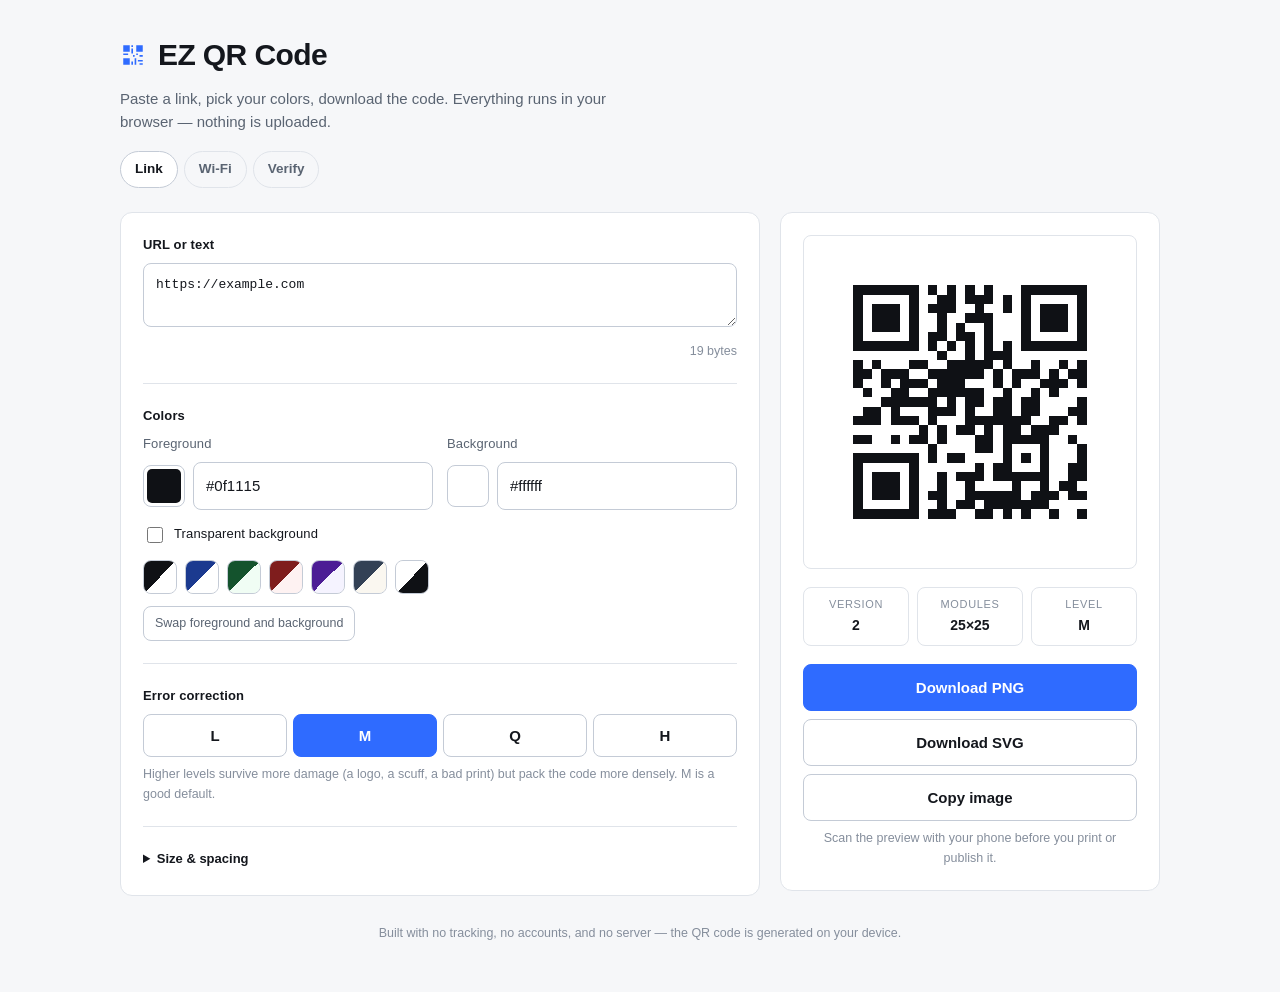
<file: public/index.html>
<!DOCTYPE html>
<html lang="en">
  <head>
    <meta charset="utf-8" />
    <meta name="viewport" content="width=device-width, initial-scale=1" />
    <title>EZ QR Code — free custom-color QR code generator</title>
    <meta
      name="description"
      content="Paste a URL, pick your colors with a hex code, and download a QR code as PNG or SVG. Free, no sign-up, works offline."
    />
    <meta name="color-scheme" content="dark light" />
    <link rel="stylesheet" href="styles.css" />
    <link
      rel="icon"
      href="data:image/svg+xml,%3Csvg xmlns='http://www.w3.org/2000/svg' viewBox='0 0 16 16'%3E%3Crect width='16' height='16' fill='%230f1115'/%3E%3Cpath fill='%23fff' d='M2 2h4v4H2zM10 2h4v4h-4zM2 10h4v4H2zM7 2h1v1H7zM7 4h1v3H7zM2 7h3v1H2zM8 8h1v1H8zM10 7h1v1h-1zM12 8h2v1h-2zM7 12h1v2H7zM9 10h1v4H9zM11 11h3v1h-3zM12 13h2v1h-2z'/%3E%3C/svg%3E"
    />
  </head>
  <body>
    <div class="app">
      <header class="masthead">
        <h1>
          <span class="mark" aria-hidden="true"></span>
          EZ QR Code
        </h1>
        <p class="tagline">
          Paste a link, pick your colors, download the code. Everything runs in
          your browser — nothing is uploaded.
        </p>
        <nav class="tabs" aria-label="QR code type">
          <a href="/" aria-current="page">Link</a>
          <a href="/wifi/">Wi-Fi</a>
          <a href="/verify/">Verify</a>
        </nav>
      </header>

      <main class="layout">
        <section class="panel controls" id="qr-controls" aria-label="QR code settings">
          <div class="field">
            <label for="content">URL or text</label>
            <textarea
              id="content"
              rows="2"
              spellcheck="false"
              autocapitalize="off"
              autocorrect="off"
              placeholder="https://example.com"
            >https://example.com</textarea>
            <div class="row-between">
              <p class="hint" id="content-hint"></p>
              <p class="hint counter" id="content-counter"></p>
            </div>
            <button type="button" class="ghost-btn hidden" id="add-scheme">
              Add https:// for me
            </button>
          </div>
          <!-- Colors, error correction and sizing are injected here by qr-ui.js -->
        </section>

        <section class="panel preview" id="qr-preview" aria-label="QR code preview"></section>
      </main>

      <footer class="footer">
        <p>
          Built with no tracking, no accounts, and no server — the QR code is
          generated on your device.
        </p>
      </footer>
    </div>

    <script src="qr.js"></script>
    <script src="qr-ui.js"></script>
    <script src="link.js"></script>
  </body>
</html>
</file>
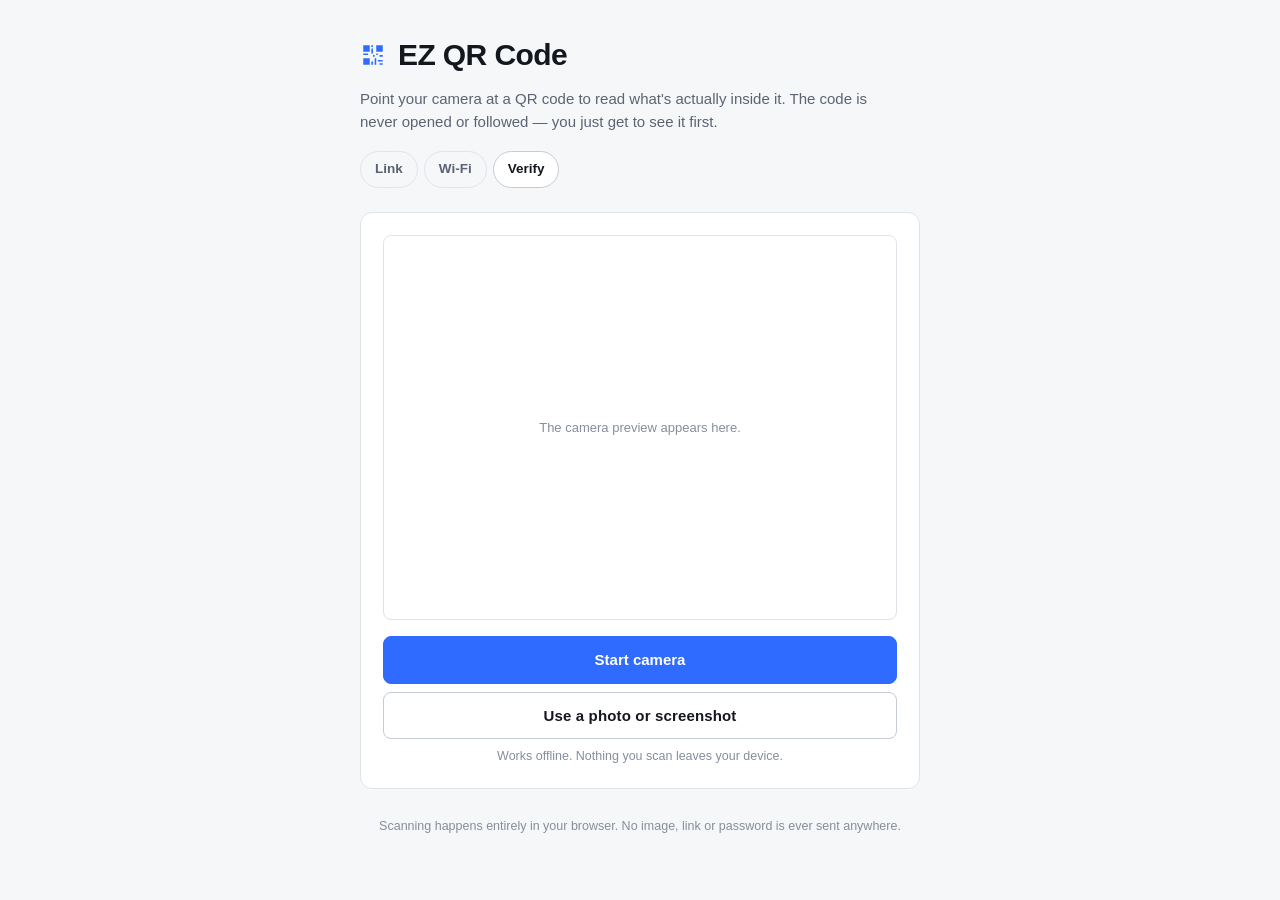
<file: public/verify/index.html>
<!DOCTYPE html>
<html lang="en">
  <head>
    <meta charset="utf-8" />
    <meta name="viewport" content="width=device-width, initial-scale=1" />
    <title>Verify a QR Code — EZ QR Code</title>
    <meta
      name="description"
      content="Scan a QR code with your camera to see exactly what it contains, without opening it. Checks links for misleading addresses. Nothing is uploaded."
    />
    <meta name="color-scheme" content="dark light" />
    <link rel="stylesheet" href="../styles.css" />
    <link
      rel="icon"
      href="data:image/svg+xml,%3Csvg xmlns='http://www.w3.org/2000/svg' viewBox='0 0 16 16'%3E%3Crect width='16' height='16' fill='%230f1115'/%3E%3Cpath fill='%23fff' d='M2 2h4v4H2zM10 2h4v4h-4zM2 10h4v4H2zM7 2h1v1H7zM7 4h1v3H7zM2 7h3v1H2zM8 8h1v1H8zM10 7h1v1h-1zM12 8h2v1h-2zM7 12h1v2H7zM9 10h1v4H9zM11 11h3v1h-3zM12 13h2v1h-2z'/%3E%3C/svg%3E"
    />
  </head>
  <body>
    <div class="app app-narrow">
      <header class="masthead">
        <h1>
          <span class="mark" aria-hidden="true"></span>
          EZ QR Code
        </h1>
        <p class="tagline">
          Point your camera at a QR code to read what's actually inside it. The
          code is never opened or followed — you just get to see it first.
        </p>
        <nav class="tabs" aria-label="QR code type">
          <a href="/">Link</a>
          <a href="/wifi/">Wi-Fi</a>
          <a href="/verify/" aria-current="page">Verify</a>
        </nav>
      </header>

      <main>
        <section class="panel" aria-label="Scanner">
          <div class="scanner" id="scanner">
            <video id="video" playsinline muted autoplay></video>
            <div class="scanner-frame" aria-hidden="true"></div>
            <p class="scanner-idle" id="scanner-idle">
              The camera preview appears here.
            </p>
          </div>

          <div class="scan-actions">
            <button type="button" class="primary-btn" id="start">
              Start camera
            </button>
            <button type="button" class="secondary-btn hidden" id="stop">
              Stop camera
            </button>
            <label class="secondary-btn file-btn" for="file">
              Use a photo or screenshot
              <input type="file" id="file" accept="image/*" hidden />
            </label>
          </div>

          <p class="hint center" id="scan-status" role="status">
            Works offline. Nothing you scan leaves your device.
          </p>
          <p class="error-box hidden" id="scan-error" role="alert"></p>
        </section>

        <section class="panel result hidden" id="result" aria-label="Scan result" tabindex="-1">
          <div class="result-head">
            <span class="badge" id="result-type">Link</span>
            <button type="button" class="link-btn" id="scan-again">Scan another</button>
          </div>

          <dl class="details" id="details"></dl>

          <div class="field-block">
            <span class="sub-label">Exactly what the code contains</span>
            <code class="payload-raw" id="raw"></code>
          </div>

          <div class="warnings" id="warnings"></div>

          <div class="chain hidden" id="chain" aria-live="polite"></div>

          <div class="result-actions">
            <button type="button" class="primary-btn hidden" id="resolve">
              Resolve redirects
            </button>
            <button type="button" class="secondary-btn" id="copy">Copy value</button>
            <button type="button" class="secondary-btn hidden" id="copy-curl">
              Copy as curl
            </button>
            <a class="secondary-btn hidden" id="open" target="_blank" rel="noopener noreferrer nofollow">Open link</a>
          </div>
          <p class="hint center hidden" id="curl-hint">
            Paste the curl command into a terminal to follow every redirect and
            see where the link really ends up. It runs on your machine — this
            page still contacts nothing.
          </p>
          <code class="payload-raw hidden" id="curl-command"></code>
          <p class="hint center" id="copy-status" role="status"></p>
        </section>
      </main>

      <footer class="footer">
        <p>
          Scanning happens entirely in your browser. No image, link or password
          is ever sent anywhere.
        </p>
      </footer>
    </div>

    <script src="../qr.js"></script>
    <script src="../qr-decode.js"></script>
    <script src="verify.js"></script>
  </body>
</html>
</file>
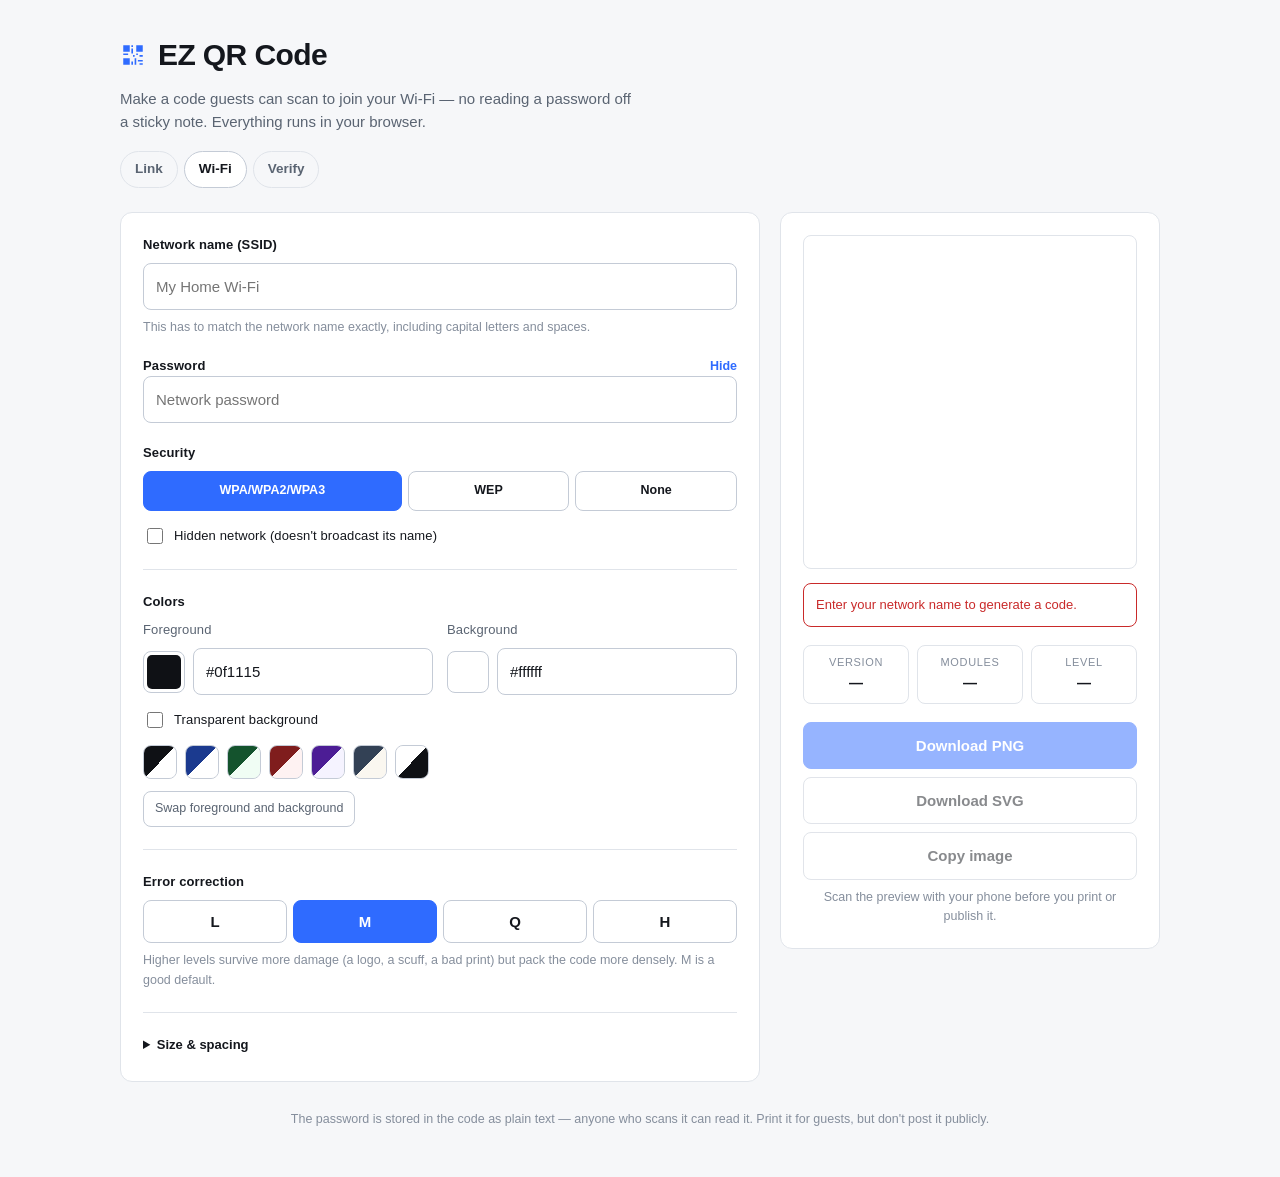
<file: public/wifi/index.html>
<!DOCTYPE html>
<html lang="en">
  <head>
    <meta charset="utf-8" />
    <meta name="viewport" content="width=device-width, initial-scale=1" />
    <title>Wi-Fi QR Code — EZ QR Code</title>
    <meta
      name="description"
      content="Enter a Wi-Fi network name and password to create a QR code guests can scan to join. Custom colors, PNG and SVG download, nothing uploaded."
    />
    <meta name="color-scheme" content="dark light" />
    <link rel="stylesheet" href="../styles.css" />
    <link
      rel="icon"
      href="data:image/svg+xml,%3Csvg xmlns='http://www.w3.org/2000/svg' viewBox='0 0 16 16'%3E%3Crect width='16' height='16' fill='%230f1115'/%3E%3Cpath fill='%23fff' d='M2 2h4v4H2zM10 2h4v4h-4zM2 10h4v4H2zM7 2h1v1H7zM7 4h1v3H7zM2 7h3v1H2zM8 8h1v1H8zM10 7h1v1h-1zM12 8h2v1h-2zM7 12h1v2H7zM9 10h1v4H9zM11 11h3v1h-3zM12 13h2v1h-2z'/%3E%3C/svg%3E"
    />
  </head>
  <body>
    <div class="app">
      <header class="masthead">
        <h1>
          <span class="mark" aria-hidden="true"></span>
          EZ QR Code
        </h1>
        <p class="tagline">
          Make a code guests can scan to join your Wi-Fi — no reading a password
          off a sticky note. Everything runs in your browser.
        </p>
        <nav class="tabs" aria-label="QR code type">
          <a href="/">Link</a>
          <a href="/wifi/" aria-current="page">Wi-Fi</a>
          <a href="/verify/">Verify</a>
        </nav>
      </header>

      <main class="layout">
        <section class="panel controls" id="qr-controls" aria-label="Wi-Fi settings">
          <div class="field">
            <label for="ssid">Network name (SSID)</label>
            <input
              type="text"
              id="ssid"
              spellcheck="false"
              autocapitalize="off"
              autocorrect="off"
              placeholder="My Home Wi-Fi"
            />
            <p class="hint">
              This has to match the network name exactly, including capital
              letters and spaces.
            </p>

            <div class="row-between label-row">
              <label for="password">Password</label>
              <button type="button" class="link-btn" id="toggle-password">
                Hide
              </button>
            </div>
            <input
              type="text"
              id="password"
              spellcheck="false"
              autocapitalize="off"
              autocorrect="off"
              placeholder="Network password"
            />

            <span class="label spaced" id="security-label">Security</span>
            <div
              class="segmented segmented-wide"
              role="radiogroup"
              aria-labelledby="security-label"
              id="security"
            >
              <button type="button" role="radio" data-security="WPA" aria-checked="true" class="active">
                WPA/WPA2/WPA3
              </button>
              <button type="button" role="radio" data-security="WEP" aria-checked="false">
                WEP
              </button>
              <button type="button" role="radio" data-security="nopass" aria-checked="false">
                None
              </button>
            </div>

            <label class="checkbox">
              <input type="checkbox" id="hidden-network" />
              <span>Hidden network (doesn't broadcast its name)</span>
            </label>

            <p class="notice hidden" id="wifi-notice" role="status"></p>

            <div class="payload" id="payload-row">
              <span class="sub-label">Encoded as</span>
              <code id="payload"></code>
            </div>
          </div>
          <!-- Colors, error correction and sizing are injected here by qr-ui.js -->
        </section>

        <section class="panel preview" id="qr-preview" aria-label="QR code preview"></section>
      </main>

      <footer class="footer">
        <p>
          The password is stored in the code as plain text — anyone who scans it
          can read it. Print it for guests, but don't post it publicly.
        </p>
      </footer>
    </div>

    <script src="../qr.js"></script>
    <script src="../qr-ui.js"></script>
    <script src="wifi.js"></script>
  </body>
</html>
</file>
<file: public/styles.css>
:root {
  --bg: #0b0d11;
  --bg-elevated: #14171d;
  --bg-input: #0f1218;
  --border: #262b34;
  --border-strong: #39404c;
  --text: #e8ecf2;
  --text-muted: #9aa4b2;
  --text-faint: #6b7482;
  --accent: #5b8cff;
  --accent-hover: #7aa2ff;
  --accent-contrast: #071022;
  --danger: #ff6b6b;
  --warning: #ffc75a;
  --radius: 12px;
  --radius-sm: 8px;
}

@media (prefers-color-scheme: light) {
  :root {
    --bg: #f6f7f9;
    --bg-elevated: #ffffff;
    --bg-input: #ffffff;
    --border: #e0e4ea;
    --border-strong: #c4cbd6;
    --text: #14171d;
    --text-muted: #5a6472;
    --text-faint: #858e9c;
    --accent: #2f6bff;
    --accent-hover: #1d57e8;
    --accent-contrast: #ffffff;
    --danger: #c92a2a;
    --warning: #9a6700;
  }
}

* {
  box-sizing: border-box;
}

html {
  -webkit-text-size-adjust: 100%;
}

body {
  margin: 0;
  padding: 32px 20px 48px;
  background: var(--bg);
  color: var(--text);
  font: 15px/1.55 ui-sans-serif, -apple-system, BlinkMacSystemFont, "Segoe UI",
    Roboto, Helvetica, Arial, sans-serif;
  -webkit-font-smoothing: antialiased;
}

.app {
  max-width: 1040px;
  margin: 0 auto;
}

/* ------------------------------ Masthead ------------------------------ */

.masthead h1 {
  display: flex;
  align-items: center;
  gap: 12px;
  margin: 0 0 8px;
  font-size: 30px;
  letter-spacing: -0.02em;
}

.mark {
  width: 26px;
  height: 26px;
  flex: none;
  border-radius: 6px;
  background-color: var(--accent);
  -webkit-mask: var(--mark-svg) center / contain no-repeat;
  mask: var(--mark-svg) center / contain no-repeat;
  --mark-svg: url("data:image/svg+xml,%3Csvg xmlns='http://www.w3.org/2000/svg' viewBox='0 0 16 16'%3E%3Cpath d='M2 2h4v4H2zM10 2h4v4h-4zM2 10h4v4H2zM7 2h1v1H7zM7 4h1v3H7zM2 7h3v1H2zM8 8h1v1H8zM10 7h1v1h-1zM12 8h2v1h-2zM7 12h1v2H7zM9 10h1v4H9zM11 11h3v1h-3zM12 13h2v1h-2z'/%3E%3C/svg%3E");
}

.tagline {
  margin: 0 0 18px;
  max-width: 62ch;
  color: var(--text-muted);
}

/* ------------------------------ Page tabs ------------------------------ */

.tabs {
  display: flex;
  gap: 6px;
  margin-bottom: 24px;
}

.tabs a {
  padding: 7px 14px;
  border: 1px solid var(--border);
  border-radius: 999px;
  font-size: 13.5px;
  font-weight: 600;
  color: var(--text-muted);
  text-decoration: none;
}

.tabs a:hover {
  border-color: var(--accent);
  color: var(--text);
}

.tabs a[aria-current="page"] {
  background: var(--bg-elevated);
  border-color: var(--border-strong);
  color: var(--text);
}

/* ------------------------------ Layout ------------------------------ */

.layout {
  display: grid;
  grid-template-columns: minmax(0, 1fr) minmax(0, 380px);
  gap: 20px;
  align-items: start;
}

@media (max-width: 860px) {
  .layout {
    grid-template-columns: minmax(0, 1fr);
  }
  .preview {
    order: -1;
  }
}

.panel {
  background: var(--bg-elevated);
  border: 1px solid var(--border);
  border-radius: var(--radius);
  padding: 22px;
}

.preview {
  position: sticky;
  top: 20px;
}

@media (max-width: 860px) {
  .preview {
    position: static;
  }
}

/* ------------------------------ Fields ------------------------------ */

.field {
  padding-bottom: 22px;
  margin-bottom: 22px;
  border-bottom: 1px solid var(--border);
}

.field:last-child {
  padding-bottom: 0;
  margin-bottom: 0;
  border-bottom: none;
}

label,
.label,
.sub-label {
  display: block;
  font-size: 13px;
  font-weight: 600;
  letter-spacing: 0.01em;
  margin-bottom: 8px;
}

.sub-label {
  color: var(--text-muted);
  font-weight: 500;
}

textarea,
input[type="text"],
input[type="password"] {
  width: 100%;
  padding: 11px 12px;
  background: var(--bg-input);
  border: 1px solid var(--border-strong);
  border-radius: var(--radius-sm);
  color: var(--text);
  font: inherit;
  resize: vertical;
}

textarea {
  font-family: ui-monospace, SFMono-Regular, Menlo, Consolas, monospace;
  font-size: 13px;
  min-height: 62px;
}

textarea:focus-visible,
input:focus-visible,
button:focus-visible,
summary:focus-visible {
  outline: 2px solid var(--accent);
  outline-offset: 2px;
}

.row-between {
  display: flex;
  justify-content: space-between;
  align-items: baseline;
  gap: 12px;
}

.label-row {
  margin-top: 18px;
}

.label-row label {
  margin-bottom: 0;
}

.label {
  display: block;
}

.label.spaced {
  margin-top: 20px;
}

.link-btn {
  padding: 0;
  background: none;
  border: none;
  font-size: 12.5px;
  font-weight: 600;
  color: var(--accent);
}

.link-btn:hover {
  text-decoration: underline;
}

.link-btn[disabled] {
  color: var(--text-faint);
  text-decoration: none;
}

.hint {
  margin: 8px 0 0;
  font-size: 12.5px;
  color: var(--text-faint);
}

.hint.center {
  text-align: center;
}

.counter {
  flex: none;
  font-variant-numeric: tabular-nums;
}

.error {
  margin: 6px 0 0;
  font-size: 12.5px;
  color: var(--danger);
}

.hidden {
  display: none !important;
}

/* ------------------------------ Colors ------------------------------ */

.color-grid {
  display: grid;
  grid-template-columns: 1fr 1fr;
  gap: 14px;
}

@media (max-width: 420px) {
  .color-grid {
    grid-template-columns: 1fr;
  }
}

.color-input {
  display: flex;
  align-items: center;
  gap: 8px;
}

input[type="color"] {
  width: 42px;
  height: 42px;
  flex: none;
  padding: 0;
  background: none;
  border: 1px solid var(--border-strong);
  border-radius: var(--radius-sm);
  cursor: pointer;
}

input[type="color"]::-webkit-color-swatch-wrapper {
  padding: 3px;
}

input[type="color"]::-webkit-color-swatch {
  border: none;
  border-radius: 5px;
}

input[type="color"]::-moz-color-swatch {
  border: none;
  border-radius: 5px;
}

.hex {
  font-family: ui-monospace, SFMono-Regular, Menlo, Consolas, monospace;
  font-size: 13px;
  text-transform: lowercase;
  min-width: 0;
}

.hex[aria-invalid="true"] {
  border-color: var(--danger);
}

.checkbox {
  display: flex;
  align-items: center;
  gap: 8px;
  margin: 14px 0 0;
  font-weight: 500;
  cursor: pointer;
}

.checkbox input {
  width: 16px;
  height: 16px;
  accent-color: var(--accent);
  cursor: pointer;
}

.presets {
  display: flex;
  flex-wrap: wrap;
  gap: 8px;
  margin-top: 14px;
}

.preset {
  width: 34px;
  height: 34px;
  padding: 0;
  border: 1px solid var(--border-strong);
  border-radius: var(--radius-sm);
  cursor: pointer;
  overflow: hidden;
  position: relative;
}

.preset::after {
  content: "";
  position: absolute;
  inset: 0;
  background: linear-gradient(
    135deg,
    var(--preset-fg) 0 50%,
    var(--preset-bg) 50% 100%
  );
}

.preset:hover {
  border-color: var(--accent);
}

.notice {
  margin: 14px 0 0;
  padding: 10px 12px;
  border-radius: var(--radius-sm);
  font-size: 12.5px;
  border: 1px solid currentColor;
}

.notice.warn {
  color: var(--warning);
}

.notice.bad {
  color: var(--danger);
}

/* ------------------------------ Buttons ------------------------------ */

button {
  font: inherit;
  color: inherit;
  cursor: pointer;
}

.ghost-btn {
  margin-top: 12px;
  padding: 7px 11px;
  background: transparent;
  border: 1px solid var(--border-strong);
  border-radius: var(--radius-sm);
  font-size: 12.5px;
  color: var(--text-muted);
}

.ghost-btn:hover {
  border-color: var(--accent);
  color: var(--text);
}

.segmented {
  display: grid;
  grid-template-columns: repeat(4, 1fr);
  gap: 6px;
}

.segmented button {
  padding: 9px 0;
  background: var(--bg-input);
  border: 1px solid var(--border-strong);
  border-radius: var(--radius-sm);
  font-weight: 600;
}

.segmented button:hover {
  border-color: var(--accent);
}

.segmented button.active {
  background: var(--accent);
  border-color: var(--accent);
  color: var(--accent-contrast);
}

/* The Wi-Fi security options need room for words, not single letters. */
.segmented-wide {
  grid-template-columns: 1.6fr 1fr 1fr;
}

.segmented-wide button {
  font-size: 12.5px;
  padding: 9px 4px;
}

/* ------------------------------ Payload readout ------------------------------ */

.payload {
  margin-top: 18px;
}

.payload code {
  display: block;
  margin-top: 6px;
  padding: 9px 11px;
  background: var(--bg-input);
  border: 1px solid var(--border);
  border-radius: var(--radius-sm);
  font-family: ui-monospace, SFMono-Regular, Menlo, Consolas, monospace;
  font-size: 12px;
  line-height: 1.5;
  color: var(--text-muted);
  overflow-wrap: anywhere;
}

.advanced summary {
  font-size: 13px;
  font-weight: 600;
  cursor: pointer;
  margin-bottom: 4px;
}

.slider-field {
  margin-top: 14px;
}

.slider-field label {
  color: var(--text-muted);
  font-weight: 500;
}

output {
  font-variant-numeric: tabular-nums;
  font-weight: 600;
  color: var(--text);
}

input[type="range"] {
  width: 100%;
  accent-color: var(--accent);
}

/* ------------------------------ Preview ------------------------------ */

.canvas-wrap {
  display: flex;
  align-items: center;
  justify-content: center;
  padding: 12px;
  border: 1px solid var(--border);
  border-radius: var(--radius-sm);
}

/* Checkerboard, shown only when the background is transparent. */
.canvas-wrap.is-transparent {
  background-image: linear-gradient(45deg, var(--border) 25%, transparent 25%),
    linear-gradient(-45deg, var(--border) 25%, transparent 25%),
    linear-gradient(45deg, transparent 75%, var(--border) 75%),
    linear-gradient(-45deg, transparent 75%, var(--border) 75%);
  background-size: 16px 16px;
  background-position: 0 0, 0 8px, 8px -8px, -8px 0;
}

canvas {
  display: block;
  width: 100%;
  height: auto;
  max-width: 320px;
  border-radius: 4px;
  image-rendering: pixelated;
}

.error-box {
  margin: 14px 0 0;
  padding: 11px 12px;
  border: 1px solid var(--danger);
  border-radius: var(--radius-sm);
  color: var(--danger);
  font-size: 13px;
}

.meta {
  display: grid;
  grid-template-columns: repeat(3, 1fr);
  gap: 8px;
  margin: 18px 0;
  padding: 0;
  text-align: center;
}

.meta div {
  padding: 8px 4px;
  background: var(--bg-input);
  border: 1px solid var(--border);
  border-radius: var(--radius-sm);
}

.meta dt {
  font-size: 11px;
  text-transform: uppercase;
  letter-spacing: 0.06em;
  color: var(--text-faint);
}

.meta dd {
  margin: 2px 0 0;
  font-size: 14px;
  font-weight: 600;
  font-variant-numeric: tabular-nums;
}

.actions {
  display: grid;
  gap: 8px;
}

.primary-btn,
.secondary-btn {
  padding: 11px 14px;
  border-radius: var(--radius-sm);
  font-weight: 600;
}

.primary-btn {
  background: var(--accent);
  border: 1px solid var(--accent);
  color: var(--accent-contrast);
}

.primary-btn:hover {
  background: var(--accent-hover);
  border-color: var(--accent-hover);
}

.secondary-btn {
  background: transparent;
  border: 1px solid var(--border-strong);
}

.secondary-btn:hover {
  border-color: var(--accent);
}

button[disabled] {
  opacity: 0.5;
  cursor: not-allowed;
}

input:disabled {
  opacity: 0.5;
  cursor: not-allowed;
}

/* ------------------------------ Scanner ------------------------------ */

.app-narrow {
  max-width: 560px;
}

.app-narrow .panel + .panel {
  margin-top: 16px;
}

.scanner {
  position: relative;
  aspect-ratio: 4 / 3;
  display: flex;
  align-items: center;
  justify-content: center;
  background: var(--bg-input);
  border: 1px solid var(--border);
  border-radius: var(--radius-sm);
  overflow: hidden;
}

.scanner video {
  width: 100%;
  height: 100%;
  object-fit: cover;
  display: none;
}

.scanner.live video {
  display: block;
}

/* Corner brackets, to show roughly where to aim. */
.scanner-frame {
  position: absolute;
  inset: 16%;
  border-radius: 10px;
  display: none;
  box-shadow: 0 0 0 100vmax rgba(0, 0, 0, 0.28);
}

.scanner.live .scanner-frame {
  display: block;
}

.scanner-frame::before,
.scanner-frame::after {
  content: "";
  position: absolute;
  width: 28px;
  height: 28px;
  border: 3px solid #ffffff;
}

.scanner-frame::before {
  top: -2px;
  left: -2px;
  border-right: none;
  border-bottom: none;
  border-radius: 10px 0 0 0;
}

.scanner-frame::after {
  bottom: -2px;
  right: -2px;
  border-left: none;
  border-top: none;
  border-radius: 0 0 10px 0;
}

.scanner-idle {
  margin: 0;
  padding: 0 24px;
  text-align: center;
  font-size: 13px;
  color: var(--text-faint);
}

.scan-actions,
.result-actions {
  display: grid;
  gap: 8px;
  margin-top: 16px;
}

.file-btn {
  display: block;
  margin: 0;
  text-align: center;
  cursor: pointer;
  font-weight: 600;
  font-size: 15px;
}

/* ------------------------------ Scan result ------------------------------ */

.result-head {
  display: flex;
  align-items: center;
  justify-content: space-between;
  gap: 12px;
  margin-bottom: 16px;
}

.badge {
  display: inline-block;
  padding: 4px 11px;
  background: var(--accent);
  border-radius: 999px;
  font-size: 12px;
  font-weight: 700;
  letter-spacing: 0.02em;
  color: var(--accent-contrast);
}

.details {
  margin: 0 0 16px;
  padding: 0;
  display: grid;
  gap: 10px;
}

.details div {
  display: grid;
  gap: 2px;
}

.details dt {
  font-size: 11px;
  text-transform: uppercase;
  letter-spacing: 0.06em;
  color: var(--text-faint);
}

.details dd {
  margin: 0;
  font-size: 14px;
  overflow-wrap: anywhere;
}

.details dd.strong {
  font-size: 19px;
  font-weight: 700;
  letter-spacing: -0.01em;
}

.secret {
  font-family: ui-monospace, SFMono-Regular, Menlo, Consolas, monospace;
  margin-right: 10px;
  overflow-wrap: anywhere;
}

.field-block {
  margin-bottom: 16px;
}

.payload-raw {
  display: block;
  margin-top: 6px;
  padding: 10px 12px;
  max-height: 160px;
  overflow: auto;
  background: var(--bg-input);
  border: 1px solid var(--border);
  border-radius: var(--radius-sm);
  font-family: ui-monospace, SFMono-Regular, Menlo, Consolas, monospace;
  font-size: 12.5px;
  line-height: 1.5;
  color: var(--text-muted);
  overflow-wrap: anywhere;
  user-select: all;
}

.warnings .notice {
  margin: 0 0 10px;
}

/* ------------------------------ Redirect chain ------------------------------ */

.chain {
  margin-bottom: 16px;
}

.chain-list {
  padding: 11px 12px;
  background: var(--bg-input);
  border: 1px solid var(--border);
  border-radius: var(--radius-sm);
  font-family: ui-monospace, SFMono-Regular, Menlo, Consolas, monospace;
  font-size: 12px;
  line-height: 1.6;
}

/* Addresses wrap rather than scrolling sideways: a long one is the common
   case on a phone, and a chain you have to drag horizontally is useless. */
.chain-row {
  display: flex;
  align-items: baseline;
  gap: 7px;
  flex-wrap: wrap;
}

/* The starting address sits flush; every hop below it is indented under it. */
.chain-row:not(.chain-first) {
  padding-left: 10px;
}

.chain-arrow {
  color: var(--text-faint);
}

.chain-status {
  flex: none;
  min-width: 2.2em;
  font-variant-numeric: tabular-nums;
  color: var(--text-muted);
}

.chain-status-hop {
  color: var(--accent);
}

.chain-status-bad {
  color: var(--danger);
}

.chain-url {
  color: var(--text);
  flex: 1 1 12ch;
  min-width: 0;
  overflow-wrap: anywhere;
}

.chain-url.chain-insecure {
  color: var(--warning);
  text-decoration: underline;
  text-decoration-style: dotted;
  text-underline-offset: 3px;
}

.chain-note {
  color: var(--warning);
  font-family: ui-sans-serif, -apple-system, sans-serif;
  font-size: 11.5px;
}

.chain-destination {
  margin: 12px 0 10px;
  font-size: 14px;
  font-weight: 600;
  overflow-wrap: anywhere;
}

.chain .notice {
  margin: 0 0 10px;
}

a.secondary-btn {
  display: block;
  text-align: center;
  text-decoration: none;
  color: var(--text);
}

/* Opening a link we have just flagged should not look like the obvious move. */
a.secondary-btn.risky {
  color: var(--danger);
  border-color: var(--danger);
}

/* ------------------------------ Footer ------------------------------ */

.footer {
  margin-top: 28px;
  text-align: center;
  font-size: 12.5px;
  color: var(--text-faint);
}

.footer p {
  margin: 0;
}
</file>
